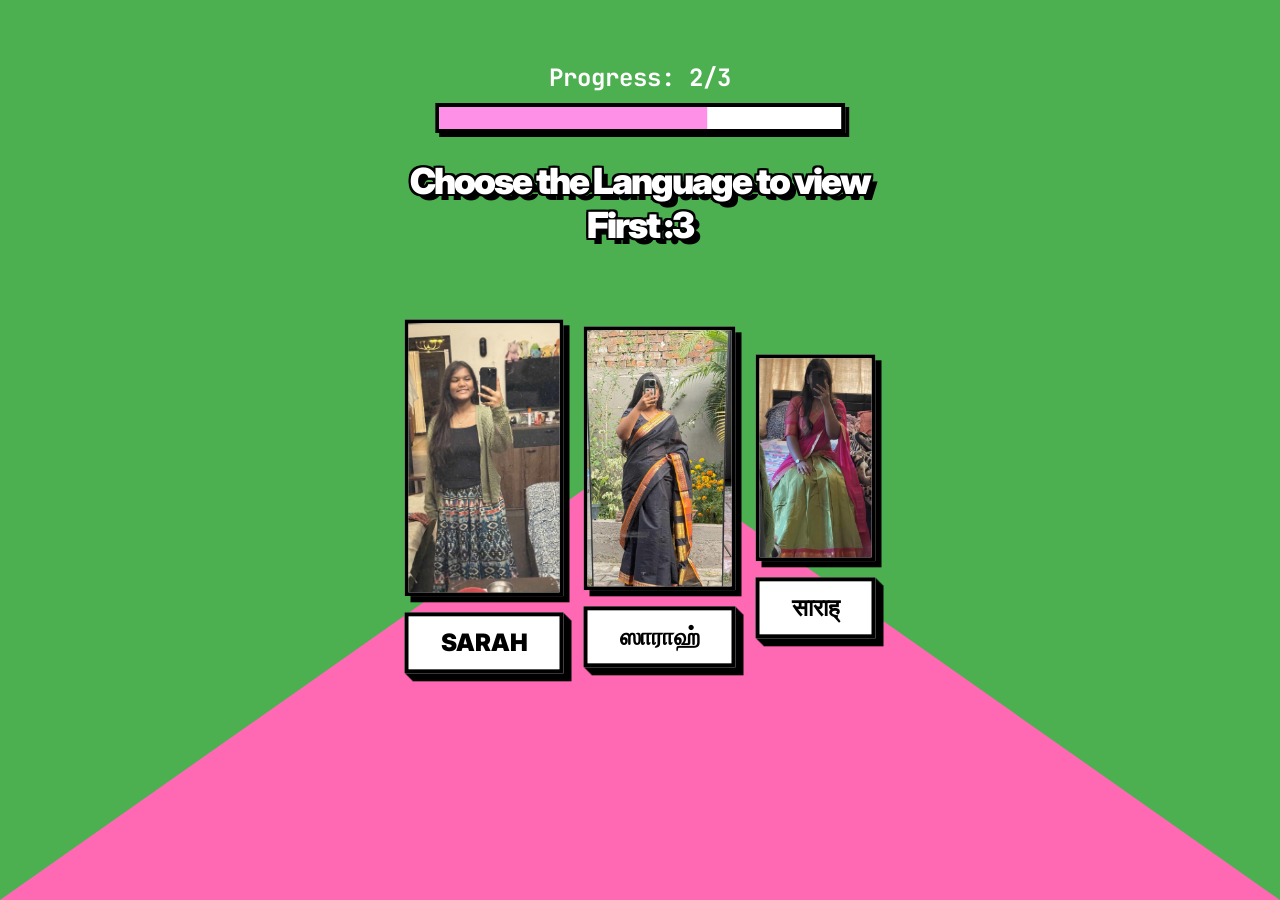
<file: success.html>
<!DOCTYPE html>
<html lang="en">
<head>
  <meta charset="UTF-8" />
  <meta name="viewport" content="width=device-width, initial-scale=1.0" />
  <title>Success!</title>
  
  <link rel="preconnect" href="https://fonts.googleapis.com">
  <link rel="preconnect" href="https://fonts.gstatic.com" crossorigin>
  <link href="https://fonts.googleapis.com/css2?family=Inter:wght@300;400;500;600;700;800;900&family=JetBrains+Mono:wght@400;500&display=swap" rel="stylesheet">
  <link rel="stylesheet" href="style.css" />
</head>
<body>

  <!-- Tri-Pane Layout Container to keep the same style -->
  <div class="tri-pane-layout">
    
    <main class="pane pane-middle">
      <div class="inline-style-9cda08fc">
        <div id="progress-text"  class="inline-style-409d8416">Progress: 0/3</div>
        <div class="inline-style-3ce1f13e">
          <div id="progress-fill"  class="inline-style-28b9c7f9"></div>
        </div>
      </div>

      <div class="wife-question">
        <h1 class="wq-title inline-style-61df16ba">Choose the Language to view First :3</h1>
        <div class="wq-buttons inline-style-42f54ea8">
          <div class="inline-style-324d575d">
            <img src="English/Cute5.jpeg" alt="Sarah - English"  / class="inline-style-720a10d1">
            <button class="wq-btn inline-style-30ae8514"  onclick="window.location.href='english.html'">SARAH</button>
          </div>
          <div class="inline-style-324d575d">
            <img src="Tamil/Saree.jpeg" alt="Sarah - Tamil"  / class="inline-style-720a10d1">
            <button class="wq-btn inline-style-30ae8514"  onclick="window.location.href='tamil.html'">ஸாராஹ்</button>
          </div>
          <div class="inline-style-324d575d">
            <img src="hindi/Hindi2.jpeg" alt="Sarah - Hindi"  / class="inline-style-720a10d1">
            <button class="wq-btn inline-style-30ae8514"  onclick="window.location.href='hindi.html'">साराह्</button>
          </div>
        </div>
      </div>
    </main>

  </div>

  <script>
    
    if (performance && performance.navigation && performance.navigation.type === 1) {
      localStorage.removeItem('visited_tamil');
      localStorage.removeItem('visited_english');
      localStorage.removeItem('visited_hindi');
    }
    const visitedTamil = localStorage.getItem('visited_tamil') === 'true';
    const visitedEnglish = localStorage.getItem('visited_english') === 'true';
    const visitedHindi = localStorage.getItem('visited_hindi') === 'true';
    
    let count = 0;
    if (visitedTamil) count++;
    if (visitedEnglish) count++;
    if (visitedHindi) count++;

    const progressFill = document.getElementById('progress-fill');
    const progressText = document.getElementById('progress-text');
    
    progressFill.style.width = (count / 3 * 100) + '%';
    progressText.innerText = 'Progress: ' + count + '/3';

    if (count === 3) {
      setTimeout(() => {
        window.location.href = 'final.html';
      }, 1500); // 1.5s delay to see 3/3 before teleporting
    }
  </script>
</body>
</html>
</file>
<file: style.css>
/* ─── style.css — Neo Brutalism Command Center ─────────────────────────────── */

:root {
  /* Sketch-Matched Palette */
  --bg-base: #FF69B4;      /* Pink for bottom triangle */
  --bg-surface: #4CAF50;   /* Green for side panels and cards */
  --bg-elevated: #ffffff;
  --border-color: #000000; /* Black borders and shadows */
  
  --text-primary: #000000; /* Black text on white */
  --text-on-dark: #ffffff; /* White text on red */
  --text-secondary: #333333;
  --text-muted: #555555;
  
  --accent-blue: #000000;   /* Black */
  --accent-purple: #ffffff; /* White */
  --accent-amber: #000000;  /* Black */
  --accent-success: #ffffff; /* White button */
  --accent-danger: #da251d; /* Red */
  --accent-pink: #ffffff;

  /* Brutalist Shapes */
  --border-width: 3px;
  --shadow-offset: 6px;
  --radius-sm: 0px;
  --radius-md: 0px;
  --radius-lg: 0px;
  
  --font-sans: 'Inter', -apple-system, sans-serif;
  --font-mono: 'JetBrains Mono', monospace;
}

* { box-sizing: border-box; }

body {
  margin: 0;
  padding: 0;
  background-color: var(--bg-surface);
  color: var(--text-primary);
  font-family: var(--font-sans);
  height: 100vh;
  overflow: hidden;
  position: relative;
}

.tri-pane-layout {
  position: relative;
  display: grid;
  grid-template-columns: 320px 1fr 320px;
  grid-template-rows: 1fr;
  gap: 32px;
  width: 100vw;
  height: 100vh;
  padding: 32px;
  box-sizing: border-box;
  z-index: 0;
}

.tri-pane-layout::after {
  content: "";
  position: absolute;
  bottom: 0;
  left: 0;
  width: 100%;
  height: 50%;
  background: var(--bg-base);
  clip-path: polygon(50% 0, 100% 100%, 0 100%);
  z-index: -1;
  pointer-events: none;
}

.pane {
  display: flex;
  flex-direction: column;
  height: 100%;
  border: var(--border-width) solid var(--border-color);
  background: transparent;
  color: var(--text-on-dark);
  box-shadow: var(--shadow-offset) var(--shadow-offset) 0 var(--border-color);
}

.pane-left { grid-column: 1; grid-row: 1; }
.pane-right { grid-column: 3; grid-row: 1; }

.pane-middle { 
  grid-column: 2;
  grid-row: 1;
  background: transparent; 
  color: var(--text-on-dark);
  position: relative;
  overflow: hidden;
  border: none;
  box-shadow: none;
  z-index: 10;
}

.pane-header {
  height: 60px;
  min-height: 60px;
  display: flex;
  align-items: center;
  justify-content: space-between;
  padding: 0 20px;
  border-bottom: 4px solid var(--border-color);
  background: transparent;
  z-index: 10;
}

.pane-title {
  font-size: 16px;
  font-weight: 800;
  margin: 0;
  text-transform: uppercase;
  color: var(--text-on-dark);
}

/* ─── Left Pane (HUD) ────────────────────────────────────────────────────── */
.logo { display: flex; align-items: center; gap: 8px; font-weight: 800; font-size: 18px; color: var(--text-on-dark); }
.logo-icon { color: var(--text-on-dark); }

.session-badge {
  font-size: 12px;
  font-weight: 800;
  padding: 4px 8px;
  border: var(--border-width) solid var(--border-color);
  border-radius: var(--radius-md);
  background: var(--bg-surface);
  color: var(--text-on-dark);
  text-transform: uppercase;
  box-shadow: 2px 2px 0 var(--border-color);
  transition: all 0.2s ease;
}
.session-badge.active { background: var(--accent-success); }

/* ─── Neo Brutalistic Shapes ─────────────────────────────────────────────── */
.neo-shape {
  display: inline-block;
  width: 14px;
  height: 14px;
  border: 2px solid var(--border-color);
  background: var(--bg-surface);
  box-shadow: 2px 2px 0 var(--border-color);
  margin-right: 6px;
  vertical-align: middle;
}
.shape-diamond { transform: rotate(45deg); width: 10px; height: 10px; margin: 2px 8px 2px 4px; }
.shape-square { border-radius: 0; }
.shape-circle { border-radius: 50%; }
.shape-triangle {
  width: 0; height: 0;
  border-left: 8px solid transparent;
  border-right: 8px solid transparent;
  border-bottom: 14px solid var(--bg-surface);
  background: transparent;
  border-top: none;
  box-shadow: none;
  filter: drop-shadow(2px 2px 0 var(--border-color));
}
.shape-cross {
  background: transparent; box-shadow: none; border: none;
  position: relative; width: 14px; height: 14px;
}
.shape-cross::before, .shape-cross::after {
  content: ''; position: absolute; background: var(--bg-surface);
}
.shape-cross::before { width: 14px; height: 4px; top: 5px; left: 0; border: 1px solid var(--border-color); box-shadow: 2px 2px 0 var(--border-color); }
.shape-cross::after { width: 4px; height: 14px; top: 0; left: 5px; border: 1px solid var(--border-color); box-shadow: 2px 2px 0 var(--border-color); }

.hud-section { padding: 20px; border-bottom: var(--border-width) solid var(--border-color); background: transparent; }
.hud-section.history-section { flex: 1; background: transparent; display: flex; flex-direction: column; overflow: hidden; }

.hud-title { font-size: 14px; font-weight: 800; text-transform: uppercase; color: var(--text-on-dark); margin: 0 0 16px 0; }

.agent-hud { display: flex; flex-direction: column; gap: 16px; }
.hud-card {
  background: var(--bg-base);
  color: var(--text-primary);
  border: var(--border-width) solid var(--border-color);
  border-radius: var(--radius-md);
  padding: 12px;
  box-shadow: var(--shadow-offset) var(--shadow-offset) 0 var(--border-color);
  transition: transform 0.1s, box-shadow 0.1s;
}
.hud-card.active { transform: translate(2px, 2px); box-shadow: 2px 2px 0 var(--border-color); }

.hud-header { display: flex; align-items: center; gap: 8px; margin-bottom: 4px; }
.hud-emoji { font-size: 18px; }
.hud-name { font-size: 14px; font-weight: 800; }
.hud-model { font-size: 12px; font-weight: 600; color: var(--text-secondary); margin-bottom: 8px; font-family: var(--font-mono); }
.hud-status { font-size: 12px; font-weight: 700; color: var(--text-primary); display: flex; align-items: center; gap: 6px; }
.hud-status::before { content:''; display:block; width:10px; height:10px; border: 2px solid #000; background: #fff; }
.hud-card.active .hud-status::before { background: #000; }

/* History & Stats */
.stats-card {
  background: var(--bg-base);
  color: var(--text-primary);
  border: var(--border-width) solid var(--border-color);
  padding: 12px;
  margin-bottom: 20px;
  border-radius: var(--radius-md);
  box-shadow: var(--shadow-offset) var(--shadow-offset) 0 var(--border-color);
  display: flex;
  justify-content: space-between;
  align-items: center;
}
.stat-label { font-weight: 800; font-size: 14px; text-transform: uppercase; }
.stat-value { font-weight: 800; font-size: 24px; }

.history-container { flex: 1; overflow-y: auto; display: flex; flex-direction: column; gap: 12px; }
.history-empty { font-size: 12px; font-weight: 600; color: var(--text-muted); text-align: center; margin-top: 20px; }
.history-item {
  border: var(--border-width) solid var(--border-color);
  background: var(--bg-base);
  color: var(--text-primary);
  padding: 10px;
  border-radius: var(--radius-md);
  font-size: 12px;
  font-weight: 600;
  box-shadow: var(--shadow-offset) var(--shadow-offset) 0 var(--border-color);
}
.history-topic { font-weight: 800; margin-bottom: 4px; display: -webkit-box; -webkit-line-clamp: 2; -webkit-box-orient: vertical; overflow: hidden; }
.history-meta { display: flex; justify-content: space-between; color: var(--text-muted); font-size: 10px; text-transform: uppercase; }

/* ─── Middle Pane (Feed) ─────────────────────────────────────────────────── */
.hero-view {
  flex: 1;
  display: flex;
  flex-direction: column;
  align-items: center;
  justify-content: flex-start;
  padding: 20px 0;
  text-align: center;
  position: relative;
  z-index: 1;
  height: 100%;
}
.hero-title { font-size: 36px; font-weight: 800; margin: 0 0 16px; letter-spacing: -1px; text-transform: uppercase; color: #ffffff; text-shadow: 4px 4px 0 #000000; }
.hero-subtitle { font-size: 16px; font-weight: 600; color: #ffffff; margin: 0 0 40px; max-width: 500px; line-height: 1.5; text-shadow: 2px 2px 0 #000000; }

.search-box {
  width: 100%;
  max-width: 600px;
  background: var(--bg-base);
  border: var(--border-width) solid var(--border-color);
  border-radius: 0;
  padding: 12px;
  box-shadow: var(--shadow-offset) var(--shadow-offset) 0 var(--border-color);
  transition: transform 0.2s, box-shadow 0.2s;
  display: flex;
  flex-direction: column;
  margin-top: auto;
  margin-bottom: 20px;
}
.search-box:focus-within { transform: translate(-2px, -2px); box-shadow: 8px 8px 0 var(--border-color); }

.image-preview-container {
  display: flex;
  flex-wrap: wrap;
  gap: 12px;
  margin: 12px 12px 0 12px;
}

.image-thumbnail-wrapper {
  position: relative;
  display: inline-flex;
  align-items: center;
  justify-content: center;
  background: #ffffff;
  border: 2px solid var(--border-color);
  border-radius: 12px;
  padding: 4px;
  width: 60px;
  height: 60px;
  box-shadow: 2px 2px 0 var(--border-color);
}
.image-thumbnail-wrapper img {
  max-width: 100%;
  max-height: 100%;
  object-fit: cover;
  border-radius: 8px;
}
.remove-btn {
  position: absolute;
  top: -8px;
  right: -8px;
  width: 20px;
  height: 20px;
  font-size: 10px;
  background: var(--accent-danger);
  border: 2px solid var(--border-color);
  border-radius: 50%;
  padding: 0;
  box-shadow: 2px 2px 0 var(--border-color);
  cursor: pointer;
  display: flex;
  align-items: center;
  justify-content: center;
}
.remove-btn:hover { background: #ff5555; }

.idea-input {
  width: 100%;
  background: transparent;
  border: none;
  color: var(--text-primary);
  font-family: var(--font-sans);
  font-size: 16px;
  font-weight: 600;
  padding: 12px;
  resize: none;
  outline: none;
}
.idea-input::placeholder { color: var(--text-muted); font-weight: 500; }

.search-footer {
  display: flex;
  justify-content: space-between;
  align-items: center;
  padding: 8px 12px;
  border-top: var(--border-width) solid var(--border-color);
  margin-top: 8px;
}
.char-count { font-size: 12px; font-weight: 700; color: var(--text-secondary); font-family: var(--font-mono); }

/* Buttons */
.primary-btn {
  background: var(--accent-success);
  color: var(--text-primary);
  border: var(--border-width) solid var(--border-color);
  padding: 8px 20px;
  border-radius: var(--radius-md);
  font-size: 14px;
  font-weight: 800;
  cursor: pointer;
  box-shadow: 3px 3px 0 var(--border-color);
  transition: all 0.1s;
  text-transform: uppercase;
}
.primary-btn:hover { background: #55d08b; }
.primary-btn:active { transform: translate(3px, 3px); box-shadow: 0 0 0 var(--border-color); }

.icon-btn {
  background: var(--bg-surface);
  border: var(--border-width) solid var(--border-color);
  border-radius: var(--radius-md);
  width: 36px;
  height: 36px;
  display: flex;
  align-items: center;
  justify-content: center;
  cursor: pointer;
  font-size: 16px;
  box-shadow: 2px 2px 0 var(--border-color);
  transition: all 0.1s;
}
.icon-btn:active { transform: translate(2px, 2px); box-shadow: 0 0 0 var(--border-color); }

/* Analysis Phase UI */
#analysis-phase-ui {
  background: var(--bg-surface);
  border: var(--border-width) solid var(--border-color) !important;
  box-shadow: var(--shadow-offset) var(--shadow-offset) 0 var(--border-color);
  border-radius: var(--radius-md) !important;
}
#post-analysis-input {
  background: #fff !important;
  border: var(--border-width) solid var(--border-color) !important;
  color: var(--text-primary) !important;
  font-weight: 600;
}

/* Feed View */
.execution-view { flex: 1; display: flex; flex-direction: column; overflow: hidden; background: transparent; border: none; box-shadow: none; height: 100%; width: 100%; }
.execution-header { padding: 20px 20px 10px; border-bottom: var(--border-width) solid var(--border-color); background: transparent; z-index: 5; }

.topic-display { font-size: 18px; font-weight: 800; margin-bottom: 16px; color: var(--text-on-dark); }

.progress-bar { height: 8px; background: var(--bg-elevated); border: var(--border-width) solid var(--border-color); border-radius: var(--radius-sm); overflow: hidden; margin-bottom: 12px; }
.progress-fill { height: 100%; background: var(--accent-success); width: 0%; transition: width 0.5s ease-out; border-right: 3px solid #000; }

.progress-steps { display: flex; justify-content: space-between; font-size: 10px; font-weight: 800; text-transform: uppercase; color: var(--text-secondary); }
.step-label.active { color: var(--text-primary); }
.step-label.completed { color: var(--accent-success); }

.feed-container { flex: 1; overflow-y: auto; padding: 20px; display: flex; flex-direction: column; gap: 24px; position: relative; z-index: 1; }

/* Chat Bubbles */
.agent-bubble {
  width: 100%;
  max-width: 85%;
  border-radius: var(--radius-md);
  border: var(--border-width) solid var(--border-color);
  padding: 16px;
  background: var(--bg-base);
  color: var(--text-primary);
  box-shadow: var(--shadow-offset) var(--shadow-offset) 0 var(--border-color);
  position: relative;
}
.bubble-researcher { align-self: flex-start; }
.bubble-analyst { align-self: flex-end; }
.bubble-synthesizer { align-self: center; max-width: 95%; }

.bubble-header { display: flex; align-items: center; justify-content: space-between; margin-bottom: 12px; border-bottom: 3px solid #000; padding-bottom: 8px; }
.bubble-agent-info { display: flex; align-items: center; gap: 8px; font-weight: 800; font-size: 14px; color: var(--text-primary); }
.bubble-meta { font-size: 10px; font-weight: 800; color: #000; text-transform: uppercase; }

.bubble-content { font-size: 14px; line-height: 1.6; color: var(--text-primary); font-weight: 600; word-wrap: break-word; }
.bubble-content p { margin: 0 0 12px 0; }
.bubble-content p:last-child { margin: 0; }
.bubble-content strong { font-weight: 800; }
.bubble-content ul, .bubble-content ol { margin: 0 0 12px 0; padding-left: 20px; }

/* Pulse dot in bubble */
.typing-indicator { display: inline-block; width: 8px; height: 8px; background: var(--text-primary); border-radius: 50%; margin-left: 8px; animation: blink 1s infinite; }
@keyframes blink { 0%, 100% { opacity: 1; } 50% { opacity: 0; } }

/* ─── Right Pane (Final Output) ──────────────────────────────────────────── */
.report-container { 
  flex: 1; 
  display: flex; 
  flex-direction: column; 
  overflow: hidden; 
  background: transparent; 
  border: none;
  box-shadow: none;
  margin: 0;
  border-radius: 0;
}
.report-empty { flex: 1; display: flex; flex-direction: column; align-items: center; justify-content: center; color: rgba(255,255,255,0.7); font-size: 14px; font-weight: 600; padding: 40px; text-align: center; }
.empty-icon { font-size: 48px; margin-bottom: 16px; opacity: 0.5; filter: grayscale(1); }

.report-body { flex: 1; overflow-y: auto; padding: 32px; font-size: 15px; line-height: 1.7; color: var(--text-primary); }
.report-body h1, .report-body h2, .report-body h3 { font-weight: 800; margin-top: 32px; margin-bottom: 16px; color: var(--text-primary); }
.report-body h1 { font-size: 24px; border-bottom: var(--border-width) solid var(--border-color); padding-bottom: 8px; }
.report-body h2 { font-size: 20px; }
.report-body p { margin-bottom: 16px; font-weight: 600; }
.report-body ul, .report-body ol { margin-bottom: 16px; padding-left: 24px; font-weight: 600; }
.report-body code { font-family: var(--font-mono); background: var(--accent-pink); border: 2px solid var(--border-color); padding: 2px 6px; border-radius: 4px; font-size: 13px; font-weight: 700; box-shadow: 2px 2px 0 #000; }
.report-body pre { background: var(--bg-base); border: var(--border-width) solid var(--border-color); box-shadow: var(--shadow-offset) var(--shadow-offset) 0 var(--border-color); padding: 16px; border-radius: var(--radius-md); overflow-x: auto; margin-bottom: 16px; }
.report-body pre code { background: transparent; padding: 0; border: none; box-shadow: none; }

/* Markdown styling inside output */
.md-h1, .md-h2, .md-h3 { font-weight: 800; margin-top: 1.5em; margin-bottom: 0.5em; }
.md-p { margin-bottom: 1em; font-weight: 600; }
.md-list { margin-bottom: 1em; padding-left: 2em; font-weight: 600; }
.md-strong { font-weight: 800; }

/* Prompt panel overrides */
.prompt-panel { border-top: var(--border-width) solid var(--border-color); background: var(--accent-blue); padding: 20px; }
.prompt-header { font-size: 14px; font-weight: 800; text-transform: uppercase; color: var(--text-primary); display: flex; justify-content: space-between; margin-bottom: 12px; }
.prompt-input { width: 100%; border: var(--border-width) solid var(--border-color); box-shadow: 4px 4px 0 var(--border-color); border-radius: var(--radius-md); padding: 12px; font-family: var(--font-sans); font-size: 14px; font-weight: 600; margin-bottom: 12px; resize: vertical; }
.prompt-code-output { background: var(--bg-surface); border: var(--border-width) solid var(--border-color); box-shadow: inset 2px 2px 0 rgba(0,0,0,0.1); padding: 12px; border-radius: var(--radius-md); font-family: var(--font-mono); font-size: 12px; color: var(--text-primary); white-space: pre-wrap; word-break: break-all; margin-top: 12px; font-weight: 600; max-height: 150px; overflow-y: auto; }

/* Scrollbars */
::-webkit-scrollbar { width: 12px; }
::-webkit-scrollbar-track { background: var(--bg-base); border-left: var(--border-width) solid var(--border-color); }
::-webkit-scrollbar-thumb { background: var(--accent-pink); border: 2px solid var(--border-color); border-radius: 0; }
::-webkit-scrollbar-thumb:hover { background: var(--accent-danger); }

/* Utilities */
.hidden-initial { display: none; }

/* ─── Wife Question Neo Brutalism ────────────────────────────────────────── */
.wife-question {
  position: absolute;
  top: 40%;
  left: 50%;
  transform: translate(-50%, -50%);
  z-index: 1000;
  display: flex;
  flex-direction: column;
  align-items: center;
  gap: 32px;
  pointer-events: auto;
}

.wq-title {
  font-family: var(--font-sans);
  font-size: 42px;
  font-weight: 900;
  color: #ffffff;
  margin: 0;
  text-align: center;
  letter-spacing: -2px;
  text-shadow: 
    -2px -2px 0 #000,
     2px -2px 0 #000,
    -2px  2px 0 #000,
     2px  2px 0 #000,
     0px -2px 0 #000,
     0px  2px 0 #000,
    -2px  0px 0 #000,
     2px  0px 0 #000,
     6px  6px 0 #000;
  -webkit-text-stroke: 0;
}

.wq-buttons {
  display: flex;
  gap: 24px;
}

.wq-btn {
  background-color: #ffffff;
  color: #000000;
  border: 4px solid #000000;
  padding: 16px 48px;
  font-size: 28px;
  font-weight: 900;
  font-family: var(--font-sans);
  cursor: pointer;
  box-shadow: 
    1px 1px 0 #000,
    2px 2px 0 #000,
    3px 3px 0 #000,
    4px 4px 0 #000,
    5px 5px 0 #000,
    6px 6px 0 #000,
    7px 7px 0 #000,
    8px 8px 0 #000;
  text-transform: uppercase;
  transition: all 0.1s ease;
}

.wq-btn:hover {
  transform: translate(-2px, -2px);
  box-shadow: 
    1px 1px 0 #000,
    2px 2px 0 #000,
    3px 3px 0 #000,
    4px 4px 0 #000,
    5px 5px 0 #000,
    6px 6px 0 #000,
    7px 7px 0 #000,
    8px 8px 0 #000,
    9px 9px 0 #000,
    10px 10px 0 #000;
  background-color: #f4f4f4;
}

.wq-btn:active {
  transform: translate(8px, 8px);
  box-shadow: 0 0 0 #000000;
}

/* ─── Mobile Responsiveness ────────────────────────────────────────────── */
@media (max-width: 768px) {
  body {
    height: auto !important;
    overflow-y: auto !important;
  }

  .tri-pane-layout {
    display: flex !important;
    flex-direction: column !important;
    height: auto !important;
    min-height: 100vh !important;
    padding: 16px !important;
    gap: 16px !important;
  }

  .wq-title {
    font-size: 28px !important;
    margin-top: 40px !important;
    margin-bottom: 20px !important;
    line-height: 1.2;
  }

  .wq-buttons {
    flex-direction: column !important;
    gap: 20px !important;
  }

  .wq-buttons > div {
    max-width: 90vw !important;
    width: 100% !important;
  }

  .wq-buttons img {
    max-height: 40vh !important;
  }

  .wq-btn {
    font-size: 18px !important;
    padding: 12px 24px !important;
  }

  /* Language pages */
  #language-layout {
    display: flex !important;
    flex-direction: column !important;
    height: 100vh !important;
    min-height: 100vh !important;
    overflow: hidden !important;
  }

  #image-canvas {
    height: 55vh !important;
    flex: none !important;
    border-bottom: 4px solid #000 !important;
  }

  #lyrics-pane {
    height: 45vh !important;
    flex: none !important;
    padding: 10px !important;
    align-items: center !important;
    text-align: center !important;
    overflow: hidden !important;
  }

  #lyrics-container {
    padding: 10px !important;
    margin-bottom: 5px !important;
    font-size: 14px !important;
    line-height: 1.4 !important;
  }

  #lyrics-container h3 {
    margin-bottom: 10px !important;
    font-size: 16px !important;
  }

  #audio-player-container {
    padding: 10px !important;
    gap: 10px !important;
    margin-top: 5px !important;
  }

  #audio-player-container button, #time-display {
    padding: 5px 10px !important;
    font-size: 14px !important;
  }

  /* Final page */
  #final-text {
    font-size: 8vw !important;
    padding: 20px !important;
  }

  #final-img {
    max-width: 80vw !important;
  }
}

.polaroid-img {
    position: absolute;
    width: 350px;
    height: auto;
    max-height: 450px;
    object-fit: contain;
    background-color: #fff;
    border: 12px solid #fff;
    border-bottom: 50px solid #fff;
    box-shadow: 8px 8px 0 #000;
    opacity: 0;
    transition: all 0.5s cubic-bezier(0.175, 0.885, 0.32, 1.275);
}

@media (max-width: 768px) {
    .polaroid-img {
        width: 50vw;
        max-width: 250px;
        border: 8px solid #fff;
        border-bottom: 30px solid #fff;
    }
  .wife-question {
    position: relative !important;
    top: auto !important;
    left: auto !important;
    transform: none !important;
    width: 100% !important;
    padding-top: 40px !important;
    margin-bottom: 40px !important;
  }

  .pane-middle {
    height: auto !important;
    overflow-y: auto !important;
  }
}

.inline-style-b38d345f { margin: 0; overflow: hidden; }
.inline-style-94e770e9 { position: absolute; top: 20px; left: 20px; z-index: 1000; padding: 10px 20px; font-size: 16px; }
.inline-style-2283a8de { display: flex; flex-direction: row; width: 100vw; height: 100vh; background: var(--bg-main); }
.inline-style-39f90766 { flex: 1; position: relative; overflow: hidden; }
.inline-style-0dae0a74 { flex: 1; overflow-y: hidden; padding: 40px; text-align: center; display: flex; flex-direction: column; align-items: center; border-left: 4px solid #000; }
.inline-style-db5abeaf { font-family: var(--font-sans); font-size: 20px; font-weight: 700; color: #000; line-height: 1.8; padding: 30px; background-color: #fff; border: 4px solid #000; box-shadow: 8px 8px 0 #000; width: 100%; overflow-y: auto; scroll-behavior: smooth; }
.inline-style-138f8f43 { margin-bottom: 40px; }
.inline-style-d6ad7464 { display: flex; flex-direction: column; gap: 20px; width: 100%; margin-top: 30px; background: #FF90E8; padding: 20px; border: 4px solid #000; box-shadow: 8px 8px 0 #000; box-sizing: border-box; font-family: 'JetBrains Mono', monospace; font-weight: bold; }
.inline-style-157f2ff0 { display: flex; gap: 20px; align-items: center; justify-content: space-between; }
.inline-style-d98ea8dc { background: #fff; border: 4px solid #000; box-shadow: 4px 4px 0 #000; padding: 10px 20px; font-size: 24px; cursor: pointer; font-weight: bold; font-family: inherit; min-width: 80px; transition: transform 0.1s, box-shadow 0.1s; }
.inline-style-99129a50 { display: flex; align-items: center; gap: 15px; }
.inline-style-03ff4c00 { background: #fff; color: #000; border: 4px solid #000; padding: 8px 12px; font-size: 16px; box-shadow: 4px 4px 0 #000; min-width: 110px; text-align: center; display: inline-block; }
.inline-style-81aacfaa { background: #fff; border: 4px solid #000; box-shadow: 4px 4px 0 #000; padding: 8px 12px; font-size: 16px; cursor: pointer; font-weight: bold; font-family: inherit; transition: transform 0.1s, box-shadow 0.1s; }
.inline-style-5fe4558d { width: 100%; border: 4px solid #000; height: 20px; background: #fff; position: relative; box-shadow: 4px 4px 0 #000; cursor: pointer; }
.inline-style-77394a30 { width: 0%; height: 100%; background: #000; transition: width 0.1s linear; }
.inline-style-7c619724 { margin: 0; overflow: hidden; background-color: #FFF2F2; height: 100vh; width: 100vw; position: relative; display: flex; flex-direction: column; justify-content: flex-end; padding-bottom: 15vh; }
.inline-style-8a2a762b { position: absolute; top: 50%; left: 50%; transform: translate(-50%, -50%); z-index: 1000; text-align: center; display: flex; flex-direction: column; align-items: center; gap: 30px; }
.inline-style-9e46fbe8 { max-width: 350px; height: auto; border: 8px solid #000; box-shadow: -12px 12px 0 #FF90E8; background: #fff; transform: rotate(-90deg); }
.inline-style-8a10e94c { font-family: 'JetBrains Mono', monospace; font-size: 5vw; font-weight: 900; color: #000; background: #fff; border: 8px solid #000; box-shadow: 12px 12px 0 #FF90E8, 16px 16px 0 #000; padding: 40px; text-transform: uppercase; line-height: 1.2; margin: 0; white-space: nowrap; }
.inline-style-9cda08fc { position: absolute; top: 30px; left: 50%; transform: translateX(-50%); text-align: center; font-family: 'JetBrains Mono', monospace; font-weight: bold; width: 80%; max-width: 600px; z-index: 100; }
.inline-style-409d8416 { font-size: 24px; margin-bottom: 10px; }
.inline-style-3ce1f13e { width: 100%; border: 4px solid #000; height: 30px; background: #fff; box-shadow: 4px 4px 0 #000; }
.inline-style-28b9c7f9 { width: 0%; height: 100%; background: #FF90E8; transition: width 0.3s ease; }
.inline-style-61df16ba { margin-bottom: 40px; font-size: 36px; margin-top: 100px; }
.inline-style-42f54ea8 { display: flex; flex-direction: row; flex-wrap: nowrap; align-items: center; justify-content: center; gap: 20px; }
.inline-style-324d575d { display: flex; flex-direction: column; align-items: center; gap: 16px; flex: 1; width: 100%; }
.inline-style-720a10d1 { width: 100%; height: auto; max-height: 65vh; object-fit: contain; border: 4px solid #000; box-shadow: 6px 6px 0 #000; background: #fff; }
.inline-style-30ae8514 { padding: 12px 32px; font-size: 24px; }

.lyric-block {
    display: none;
    margin-bottom: 30px;
    transition: all 0.3s ease;
    opacity: 0;
}
.lyric-block.active {
    display: block;
    color: #000;
    font-size: 26px;
    opacity: 1;
    transform: scale(1.05);
}
.lyric-block.past {
    display: block;
    color: #aaa;
    font-size: 18px;
    opacity: 0.5;
}

@media (max-width: 768px) {
    .lyric-block {
        margin-bottom: 15px;
    }
    .lyric-block.active {
        font-size: 18px !important;
        transform: scale(1.02);
    }
    .lyric-block.past {
        font-size: 14px !important;
    }
}


@media (max-width: 768px) {
    .inline-style-94e770e9 {
        padding: 5px 10px !important;
        font-size: 12px !important;
        top: 10px !important;
        left: 10px !important;
    }
}


@media (max-width: 768px) {
    /* Final Page tweaks */
    #final-text {
        font-size: 6vw !important;
        margin-top: 10px !important;
    }
    #final-img {
        max-height: 30vh !important;
        max-width: 70% !important;
    }
    
    /* Success Page (Choosing Page) Overlap tweak */
    .inline-style-61df16ba {
        margin-top: 120px !important; /* give space for progress bar */
        font-size: 20px !important;
    }
    
    /* Play Controls Neo Brutalism & Fits */
    #audio-player-container {
        display: flex;
        justify-content: center;
        align-items: center;
        gap: 5px !important;
        padding: 5px !important;
    }
    
    #audio-player-container > div {
        flex-wrap: nowrap !important;
    }

    #play-pause-btn, #speed-btn, #time-display {
        border: 2px solid #000 !important;
        box-shadow: 2px 2px 0 #000 !important;
        background: #fff !important;
        color: #000 !important;
        font-weight: bold !important;
        padding: 4px 6px !important;
        font-size: 11px !important;
        margin: 2px !important;
    }
    
    #play-pause-btn:active, #speed-btn:active {
        transform: translate(2px, 2px) !important;
        box-shadow: 0 0 0 #000 !important;
    }
    
    #progress-bar-container {
        border: 2px solid #000 !important;
        box-shadow: 2px 2px 0 #000 !important;
        height: 10px !important;
        margin-top: 5px !important;
    }
}

@media (max-width: 768px) {
    html:has(body.inline-style-7c619724), body.inline-style-7c619724 {
        overflow: hidden !important;
        position: fixed !important;
        width: 100% !important;
        height: 100% !important;
        touch-action: none !important;
    }
    #final-text-container {
        position: absolute !important;
        top: 50vh !important;
        bottom: auto !important;
        left: 50% !important;
        transform: translateX(-50%) !important;
        z-index: 1000 !important;
        width: 100% !important;
    }
    canvas {
        position: absolute !important;
        top: 0 !important;
        left: 0 !important;
        z-index: 1 !important;
    }
    #final-img {
        max-width: 80% !important;
        max-height: 25vh !important;
    }
    #final-text {
        font-size: 5.5vw !important;
    }
}
</file>
